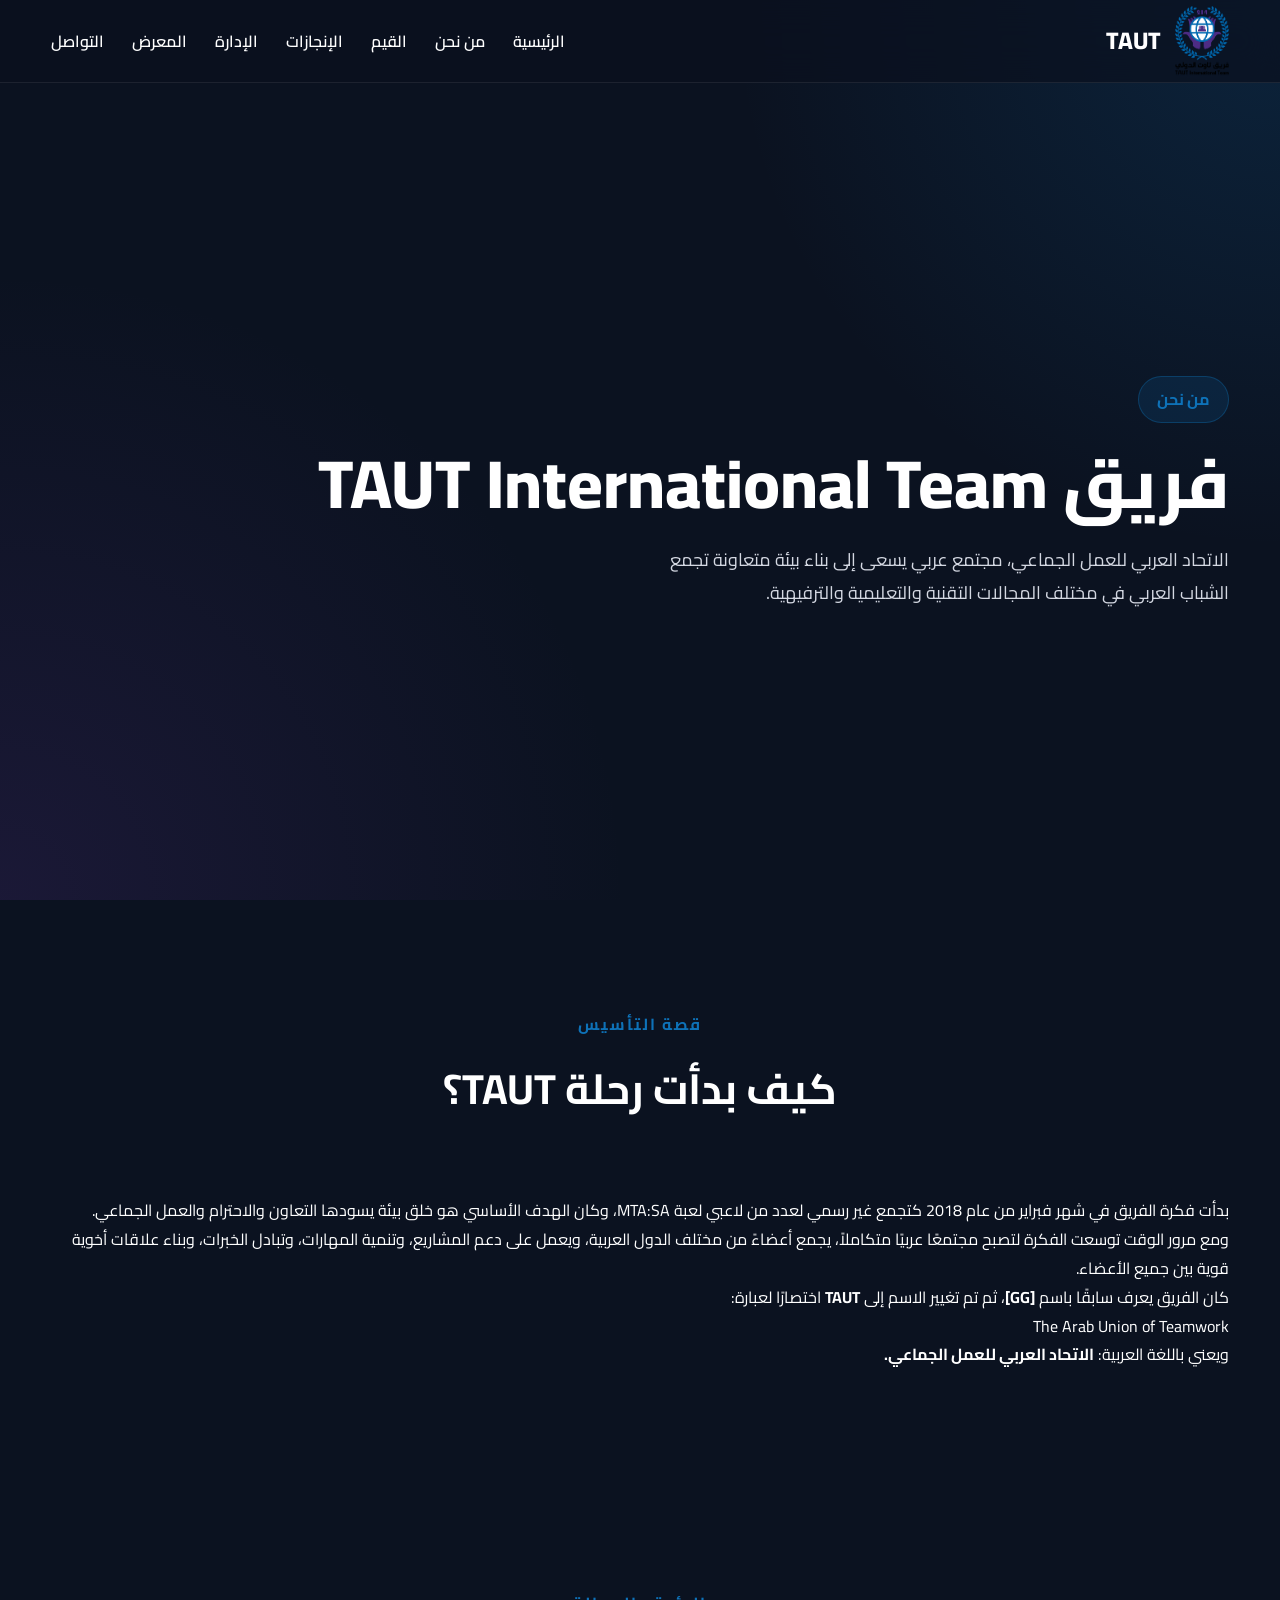
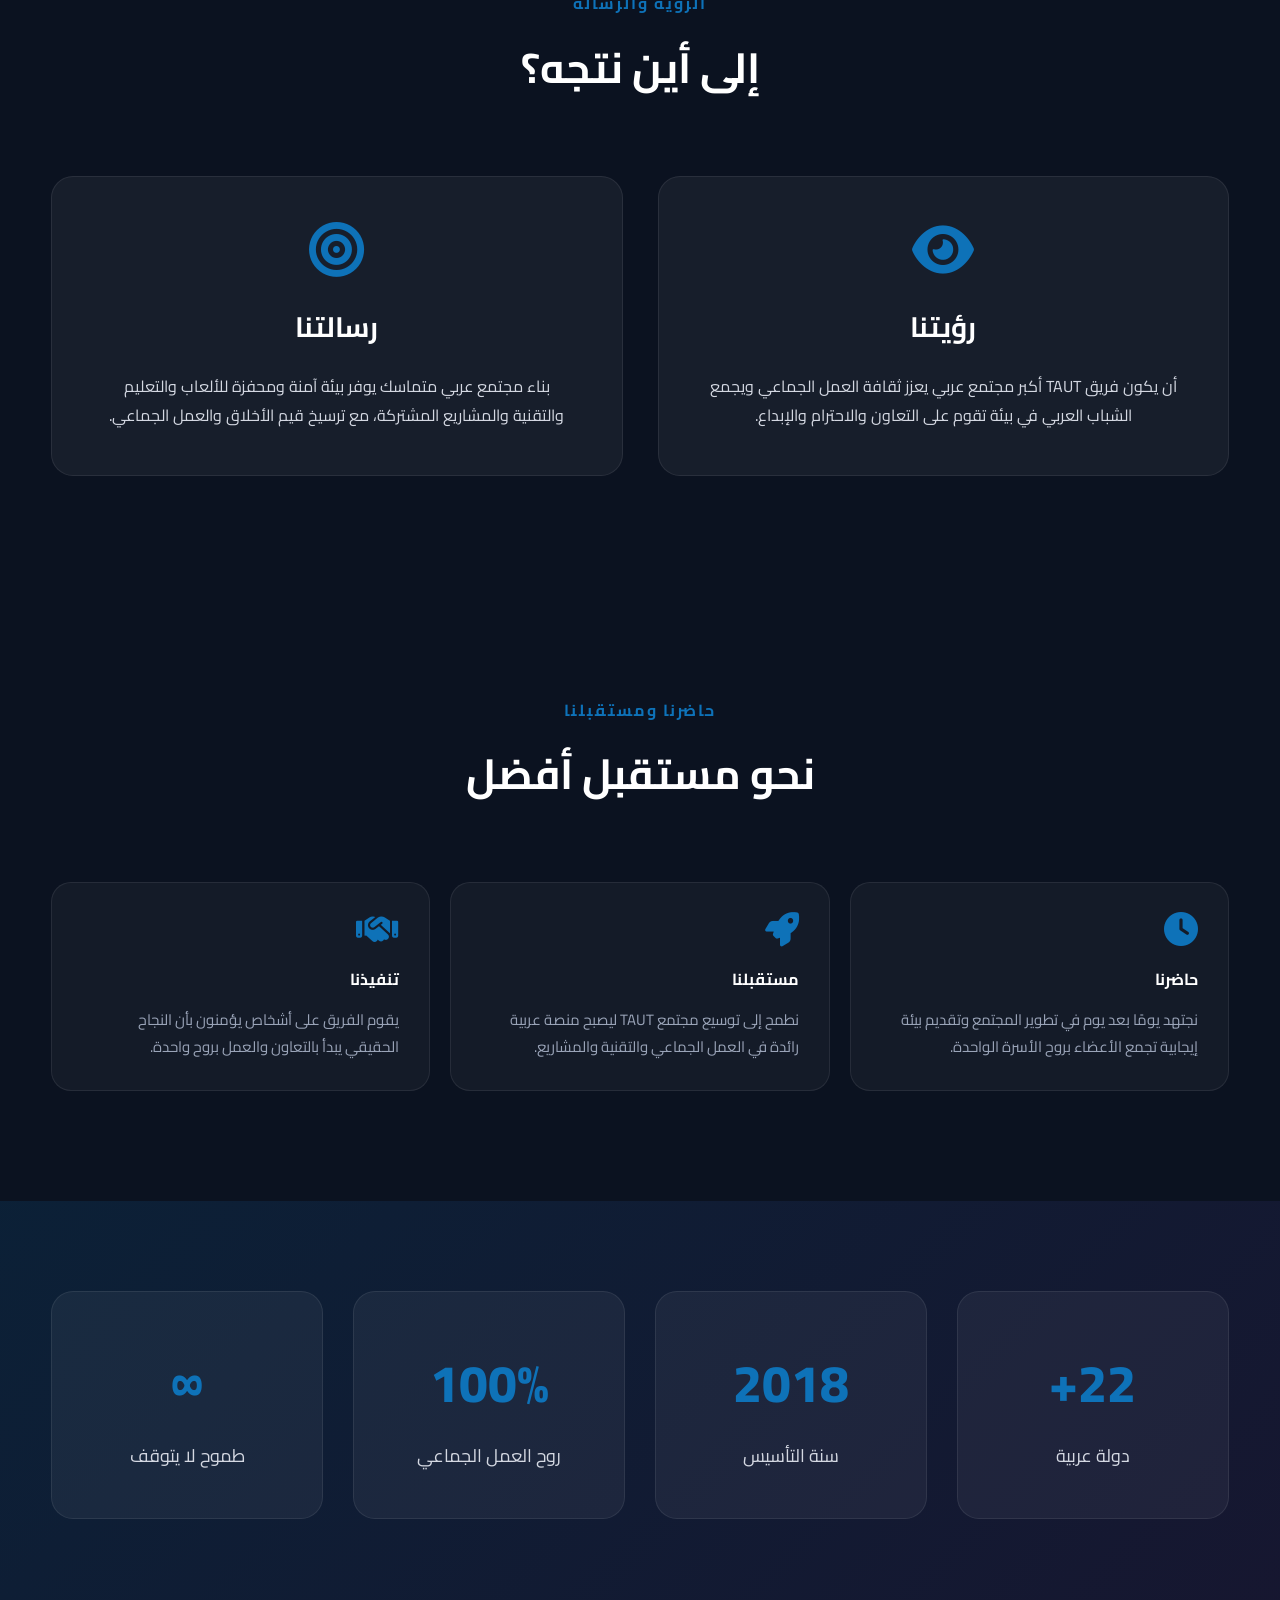
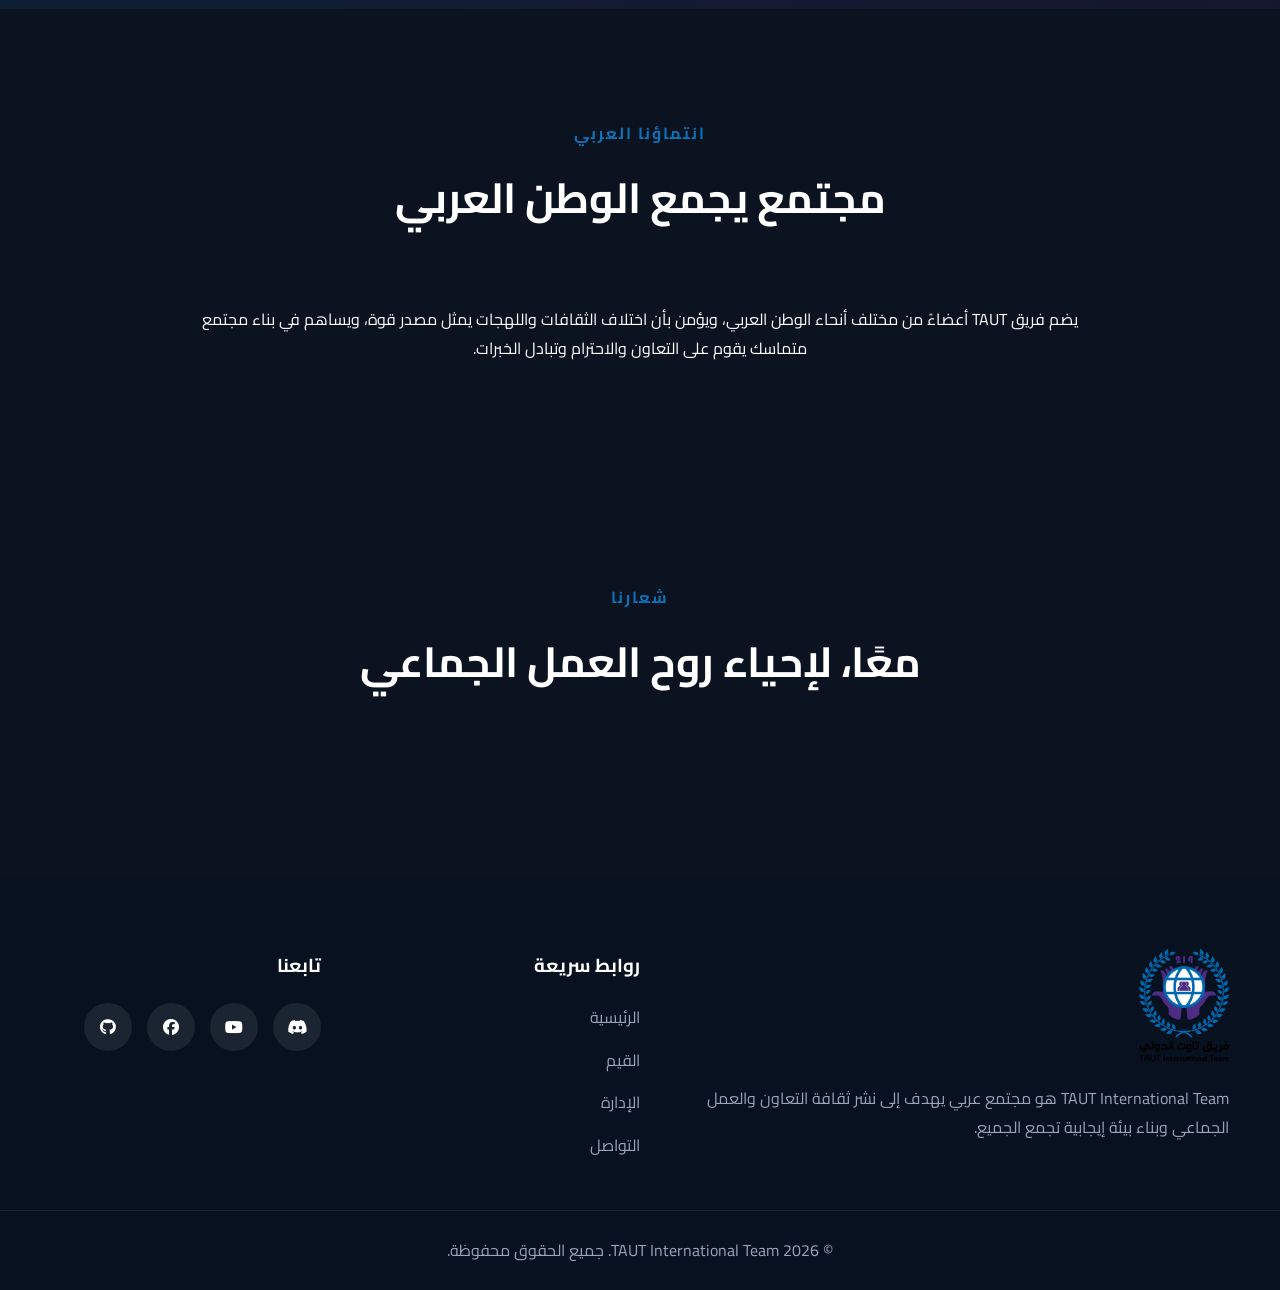
<file: about.html>
<!DOCTYPE html>
<html lang="ar" dir="rtl">

<head>

    <meta charset="UTF-8">
    <meta http-equiv="X-UA-Compatible" content="IE=edge">

    <meta name="viewport" content="width=device-width, initial-scale=1.0">

    <title>من نحن | TAUT International Team</title>

    <meta name="description"
        content="تعرف على فريق TAUT International Team ورسالته ورؤيته وقصة تأسيسه.">

    <link rel="icon" href="assets/images/logo.png">

    <link rel="stylesheet"
        href="https://cdnjs.cloudflare.com/ajax/libs/font-awesome/6.7.2/css/all.min.css">

    <link rel="preconnect" href="https://fonts.googleapis.com">

    <link rel="preconnect" href="https://fonts.gstatic.com" crossorigin>

    <link href="https://fonts.googleapis.com/css2?family=Cairo:wght@300;400;500;600;700;800&display=swap"
        rel="stylesheet">

    <link rel="stylesheet" href="assets/css/style.css">

    <link rel="stylesheet" href="assets/css/responsive.css">

</head>

<body>

<header>

    <div class="container">

        <a href="index.html" class="logo">

            <img src="assets/images/logo.png" alt="TAUT">

            <span>TAUT</span>

        </a>

        <nav>

            <ul>

                <li><a href="index.html">الرئيسية</a></li>

                <li><a class="active" href="about.html">من نحن</a></li>

                <li><a href="values.html">القيم</a></li>

                <li><a href="achievements.html">الإنجازات</a></li>

                <li><a href="team.html">الإدارة</a></li>

                <li><a href="gallery.html">المعرض</a></li>

                <li><a href="contact.html">التواصل</a></li>

            </ul>

        </nav>

    </div>

</header>

<section class="hero small-hero">

    <div class="container">

        <div class="hero-text">

            <span class="badge">من نحن</span>

            <h1>فريق TAUT International Team</h1>

            <p>

                الاتحاد العربي للعمل الجماعي، مجتمع عربي يسعى إلى بناء
                بيئة متعاونة تجمع الشباب العربي في مختلف المجالات التقنية
                والتعليمية والترفيهية.

            </p>

        </div>

    </div>

</section>

<section class="section">

    <div class="container">

        <div class="section-title">

            <span>قصة التأسيس</span>

            <h2>كيف بدأت رحلة TAUT؟</h2>

        </div>

        <p>

            بدأت فكرة الفريق في شهر فبراير من عام 2018 كتجمع غير رسمي
            لعدد من لاعبي لعبة MTA:SA، وكان الهدف الأساسي هو خلق بيئة
            يسودها التعاون والاحترام والعمل الجماعي.

        </p>

        <p>

            ومع مرور الوقت توسعت الفكرة لتصبح مجتمعًا عربيًا متكاملاً،
            يجمع أعضاءً من مختلف الدول العربية، ويعمل على دعم المشاريع،
            وتنمية المهارات، وتبادل الخبرات، وبناء علاقات أخوية قوية بين
            جميع الأعضاء.

        </p>

        <p>

            كان الفريق يعرف سابقًا باسم <strong>[GG]</strong>، ثم تم تغيير
            الاسم إلى <strong>TAUT</strong> اختصارًا لعبارة:

        </p>

        <blockquote>

            The Arab Union of Teamwork

        </blockquote>

        <p>

            ويعني باللغة العربية:

            <strong>الاتحاد العربي للعمل الجماعي.</strong>

        </p>

    </div>

</section>
<section class="section">

    <div class="container">

        <div class="section-title">

            <span>الرؤية والرسالة</span>

            <h2>إلى أين نتجه؟</h2>

        </div>

        <div class="vision-grid">

            <div class="vision-card">

                <i class="fa-solid fa-eye"></i>

                <h3>رؤيتنا</h3>

                <p>

                    أن يكون فريق TAUT أكبر مجتمع عربي يعزز ثقافة
                    العمل الجماعي ويجمع الشباب العربي في بيئة
                    تقوم على التعاون والاحترام والإبداع.

                </p>

            </div>

            <div class="vision-card">

                <i class="fa-solid fa-bullseye"></i>

                <h3>رسالتنا</h3>

                <p>

                    بناء مجتمع عربي متماسك يوفر بيئة آمنة ومحفزة
                    للألعاب والتعليم والتقنية والمشاريع المشتركة،
                    مع ترسيخ قيم الأخلاق والعمل الجماعي.

                </p>

            </div>

        </div>

    </div>

</section>

<section class="section">

    <div class="container">

        <div class="section-title">

            <span>حاضرنا ومستقبلنا</span>

            <h2>نحو مستقبل أفضل</h2>

        </div>

        <div class="about-boxes">

            <div class="box">

                <i class="fa-solid fa-clock"></i>

                <h4>حاضرنا</h4>

                <p>

                    نجتهد يومًا بعد يوم في تطوير المجتمع وتقديم
                    بيئة إيجابية تجمع الأعضاء بروح الأسرة الواحدة.

                </p>

            </div>

            <div class="box">

                <i class="fa-solid fa-rocket"></i>

                <h4>مستقبلنا</h4>

                <p>

                    نطمح إلى توسيع مجتمع TAUT ليصبح منصة عربية
                    رائدة في العمل الجماعي والتقنية والمشاريع.

                </p>

            </div>

            <div class="box">

                <i class="fa-solid fa-handshake"></i>

                <h4>تنفيذنا</h4>

                <p>

                    يقوم الفريق على أشخاص يؤمنون بأن النجاح
                    الحقيقي يبدأ بالتعاون والعمل بروح واحدة.

                </p>

            </div>

        </div>

    </div>

</section>

<section class="statistics">

    <div class="container">

        <div class="stats-grid">

            <div class="stat">

                <h2>22+</h2>

                <span>دولة عربية</span>

            </div>

            <div class="stat">

                <h2>2018</h2>

                <span>سنة التأسيس</span>

            </div>

            <div class="stat">

                <h2>100%</h2>

                <span>روح العمل الجماعي</span>

            </div>

            <div class="stat">

                <h2>∞</h2>

                <span>طموح لا يتوقف</span>

            </div>

        </div>

    </div>

</section>

<section class="section">

    <div class="container">

        <div class="section-title">

            <span>انتماؤنا العربي</span>

            <h2>مجتمع يجمع الوطن العربي</h2>

        </div>

        <p style="text-align:center;max-width:900px;margin:auto;">

            يضم فريق TAUT أعضاءً من مختلف أنحاء الوطن العربي،
            ويؤمن بأن اختلاف الثقافات واللهجات يمثل مصدر قوة،
            ويساهم في بناء مجتمع متماسك يقوم على التعاون
            والاحترام وتبادل الخبرات.

        </p>

    </div>

</section>

<section class="section">

    <div class="container">

        <div class="section-title">

            <span>شعارنا</span>

            <h2>معًا، لإحياء روح العمل الجماعي</h2>

        </div>

    </div>

</section>

<footer>

    <div class="container footer-grid">

        <div>

            <img src="assets/images/logo.png" class="footer-logo" alt="TAUT">

            <p>

                TAUT International Team هو مجتمع عربي يهدف إلى
                نشر ثقافة التعاون والعمل الجماعي وبناء بيئة
                إيجابية تجمع الجميع.

            </p>

        </div>

        <div>

            <h3>روابط سريعة</h3>

            <ul>

                <li><a href="index.html">الرئيسية</a></li>

                <li><a href="values.html">القيم</a></li>

                <li><a href="team.html">الإدارة</a></li>

                <li><a href="contact.html">التواصل</a></li>

            </ul>

        </div>

        <div>

            <h3>تابعنا</h3>

            <div class="social-links">

                <a href="#"><i class="fab fa-discord"></i></a>

                <a href="#"><i class="fab fa-youtube"></i></a>

                <a href="#"><i class="fab fa-facebook"></i></a>

                <a href="#"><i class="fab fa-github"></i></a>

            </div>

        </div>

    </div>

    <div class="copyright">

        © 2026 TAUT International Team. جميع الحقوق محفوظة.

    </div>

</footer>

<script src="assets/js/script.js"></script>

</body>

</html>
</file>
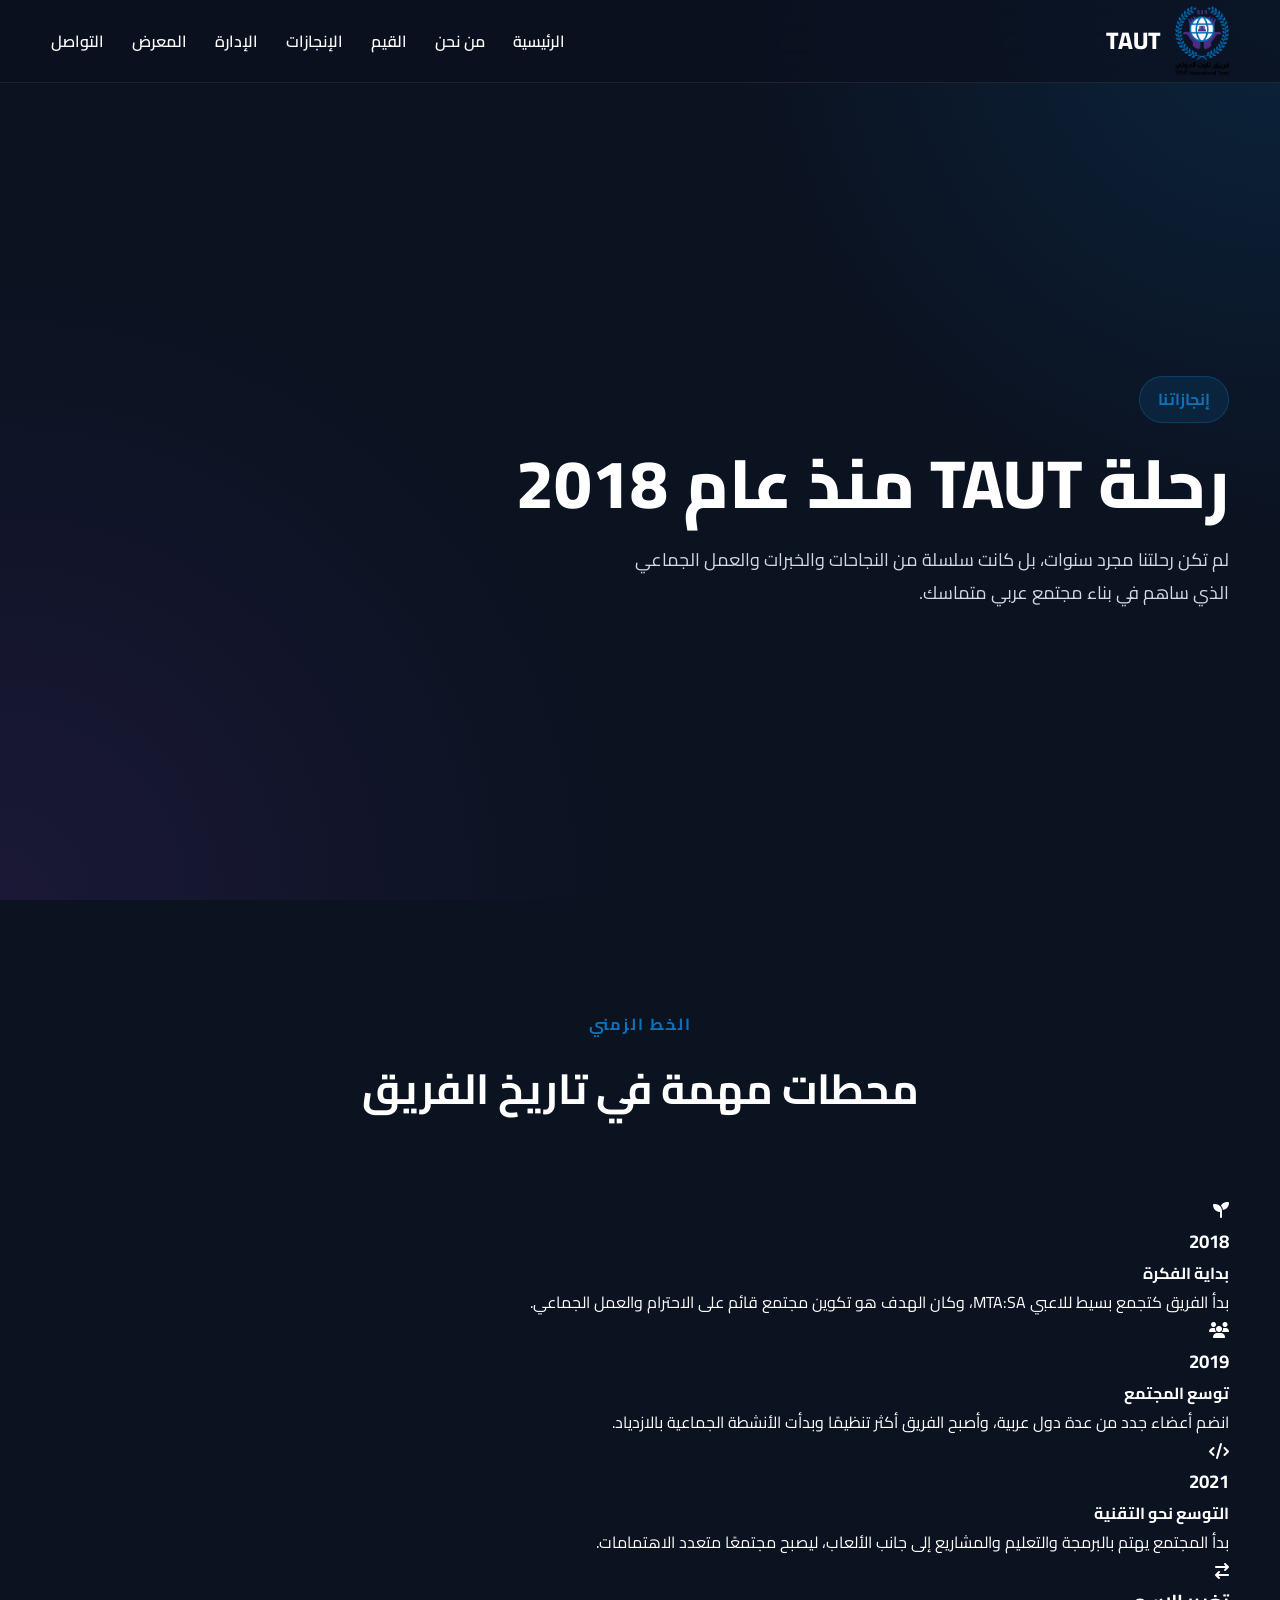
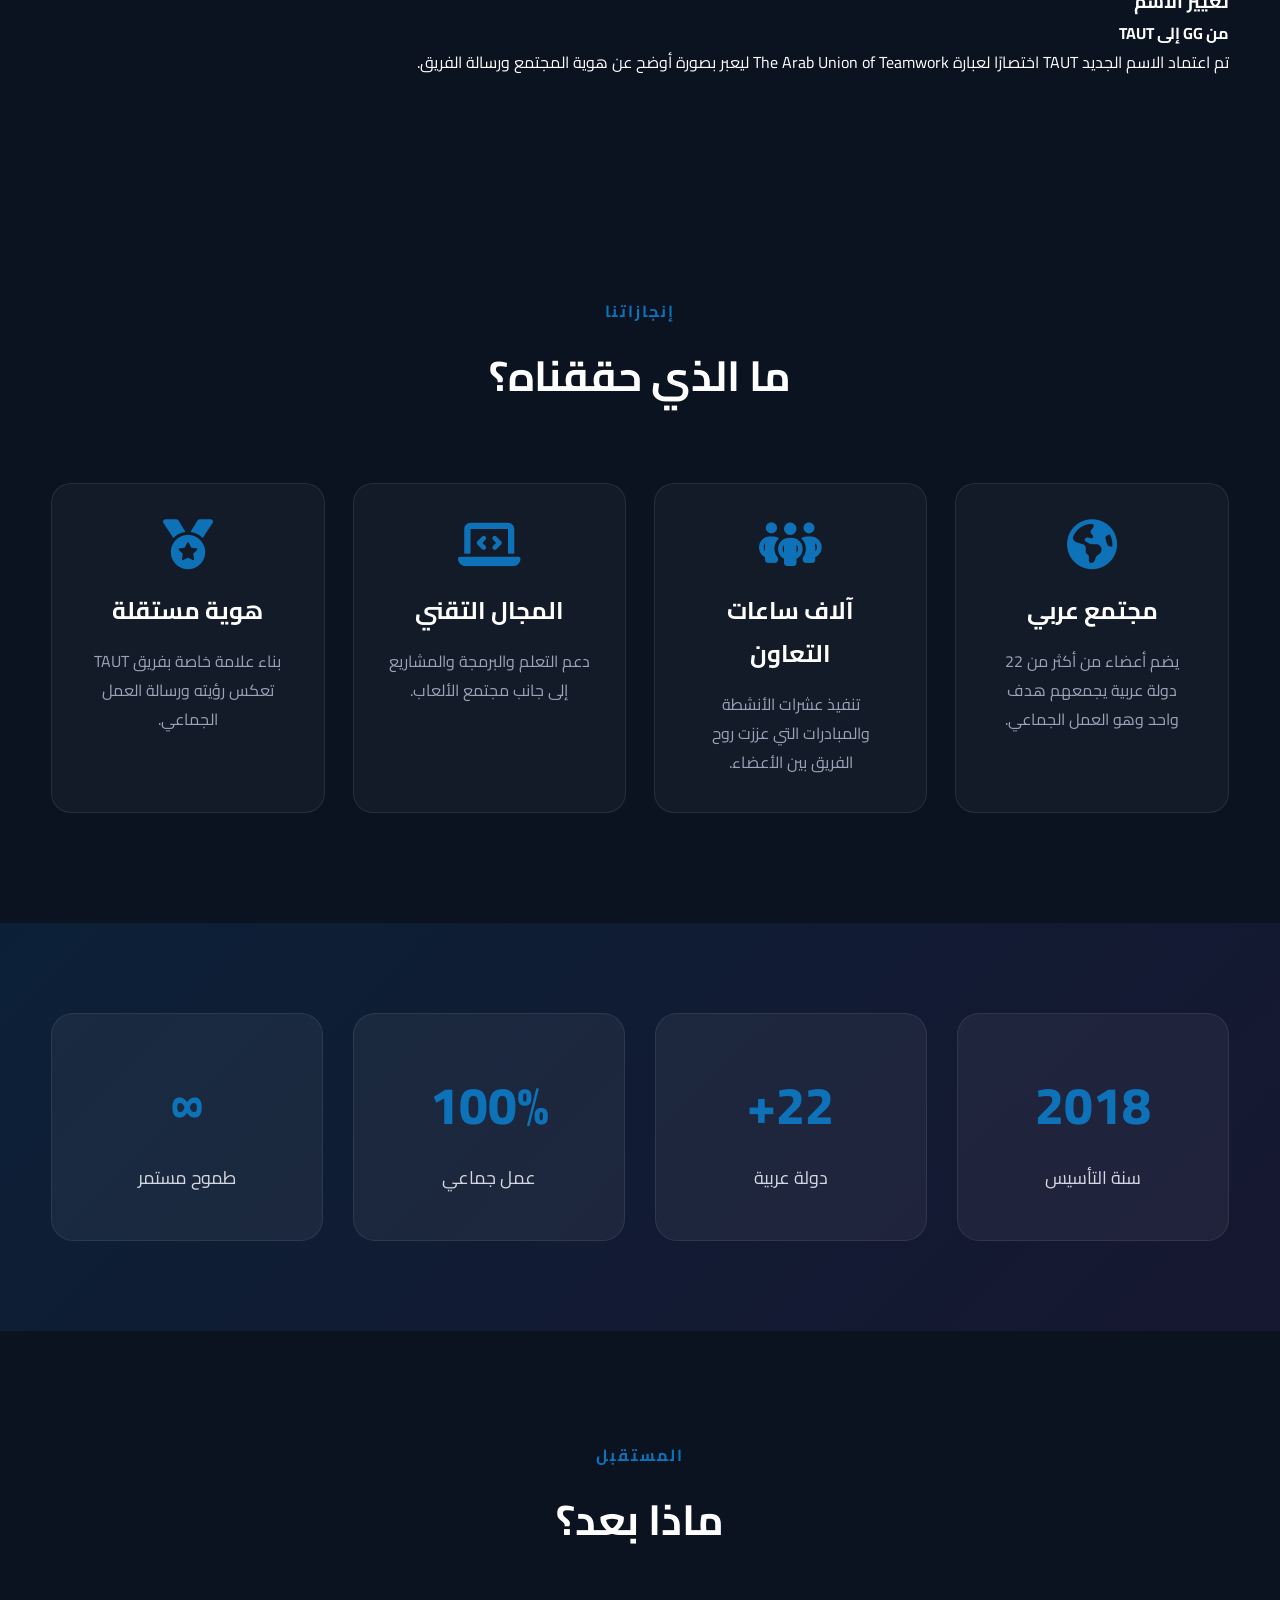
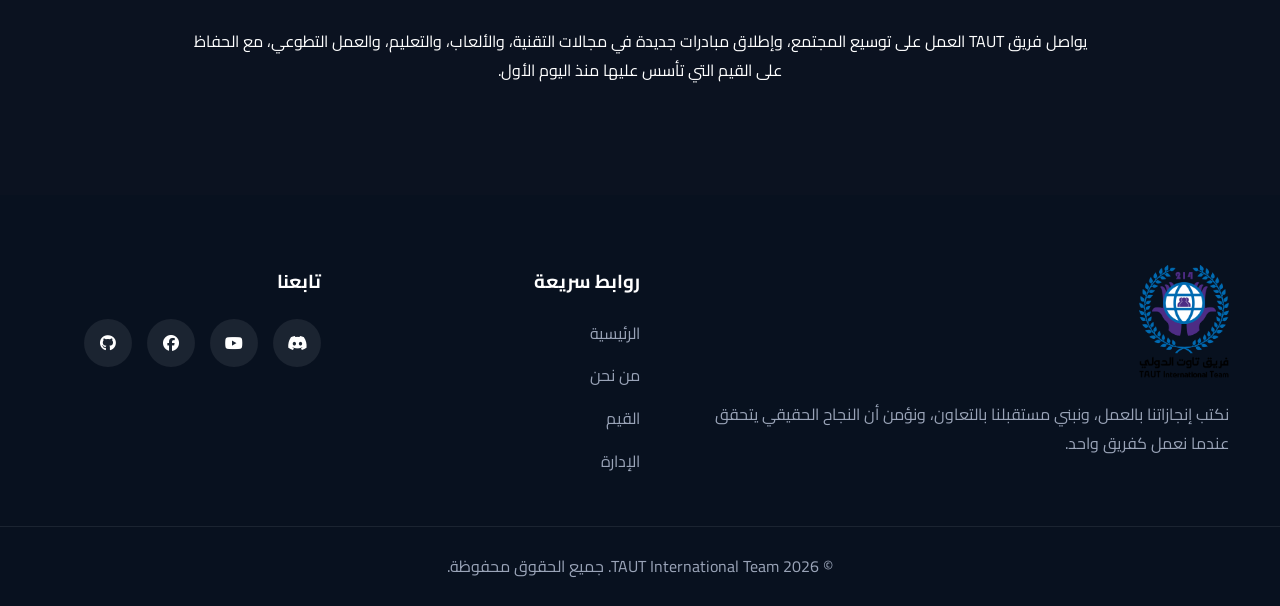
<file: achievements.html>
<!DOCTYPE html>
<html lang="ar" dir="rtl">

<head>

    <meta charset="UTF-8">
    <meta name="viewport" content="width=device-width, initial-scale=1.0">

    <title>الإنجازات | TAUT International Team</title>

    <meta name="description"
        content="تعرف على مسيرة وإنجازات فريق TAUT International Team منذ تأسيسه عام 2018.">

    <link rel="icon" href="assets/images/logo.png">

    <link rel="stylesheet"
        href="https://cdnjs.cloudflare.com/ajax/libs/font-awesome/6.7.2/css/all.min.css">

    <link rel="preconnect" href="https://fonts.googleapis.com">

    <link rel="preconnect" href="https://fonts.gstatic.com" crossorigin>

    <link href="https://fonts.googleapis.com/css2?family=Cairo:wght@300;400;500;600;700;800&display=swap"
        rel="stylesheet">

    <link rel="stylesheet" href="assets/css/style.css">
    <link rel="stylesheet" href="assets/css/responsive.css">

</head>

<body>

<header>

    <div class="container">

        <a href="index.html" class="logo">

            <img src="assets/images/logo.png" alt="TAUT">

            <span>TAUT</span>

        </a>

        <nav>

            <ul>

                <li><a href="index.html">الرئيسية</a></li>

                <li><a href="about.html">من نحن</a></li>

                <li><a href="values.html">القيم</a></li>

                <li><a class="active" href="achievements.html">الإنجازات</a></li>

                <li><a href="team.html">الإدارة</a></li>

                <li><a href="gallery.html">المعرض</a></li>

                <li><a href="contact.html">التواصل</a></li>

            </ul>

        </nav>

    </div>

</header>

<section class="hero small-hero">

    <div class="container">

        <div class="hero-text">

            <span class="badge">إنجازاتنا</span>

            <h1>رحلة TAUT منذ عام 2018</h1>

            <p>

                لم تكن رحلتنا مجرد سنوات، بل كانت سلسلة من
                النجاحات والخبرات والعمل الجماعي الذي ساهم
                في بناء مجتمع عربي متماسك.

            </p>

        </div>

    </div>

</section>

<section class="section">

<div class="container">

<div class="section-title">

<span>الخط الزمني</span>

<h2>محطات مهمة في تاريخ الفريق</h2>

</div>

<div class="timeline">

<div class="timeline-item">

<div class="timeline-icon">

<i class="fa-solid fa-seedling"></i>

</div>

<div class="timeline-content">

<h3>2018</h3>

<h4>بداية الفكرة</h4>

<p>

بدأ الفريق كتجمع بسيط للاعبي MTA:SA،
وكان الهدف هو تكوين مجتمع قائم على
الاحترام والعمل الجماعي.

</p>

</div>

</div>

<div class="timeline-item">

<div class="timeline-icon">

<i class="fa-solid fa-users"></i>

</div>

<div class="timeline-content">

<h3>2019</h3>

<h4>توسع المجتمع</h4>

<p>

انضم أعضاء جدد من عدة دول عربية،
وأصبح الفريق أكثر تنظيمًا وبدأت
الأنشطة الجماعية بالازدياد.

</p>

</div>

</div>

<div class="timeline-item">

<div class="timeline-icon">

<i class="fa-solid fa-code"></i>

</div>

<div class="timeline-content">

<h3>2021</h3>

<h4>التوسع نحو التقنية</h4>

<p>

بدأ المجتمع يهتم بالبرمجة والتعليم
والمشاريع إلى جانب الألعاب،
ليصبح مجتمعًا متعدد الاهتمامات.

</p>

</div>

</div>

<div class="timeline-item">

<div class="timeline-icon">

<i class="fa-solid fa-arrow-right-arrow-left"></i>

</div>

<div class="timeline-content">

<h3>تغيير الاسم</h3>

<h4>من GG إلى TAUT</h4>

<p>

تم اعتماد الاسم الجديد
TAUT اختصارًا لعبارة

The Arab Union of Teamwork

ليعبر بصورة أوضح عن
هوية المجتمع ورسالة الفريق.

</p>

</div>

</div>
        </div>

    </div>

</section>

<section class="section">

    <div class="container">

        <div class="section-title">

            <span>إنجازاتنا</span>

            <h2>ما الذي حققناه؟</h2>

        </div>

        <div class="goals-grid">

            <div class="goal-card">

                <i class="fa-solid fa-earth-americas"></i>

                <h3>مجتمع عربي</h3>

                <p>

                    يضم أعضاء من أكثر من 22 دولة عربية
                    يجمعهم هدف واحد وهو العمل الجماعي.

                </p>

            </div>

            <div class="goal-card">

                <i class="fa-solid fa-people-group"></i>

                <h3>آلاف ساعات التعاون</h3>

                <p>

                    تنفيذ عشرات الأنشطة والمبادرات
                    التي عززت روح الفريق بين الأعضاء.

                </p>

            </div>

            <div class="goal-card">

                <i class="fa-solid fa-laptop-code"></i>

                <h3>المجال التقني</h3>

                <p>

                    دعم التعلم والبرمجة والمشاريع
                    إلى جانب مجتمع الألعاب.

                </p>

            </div>

            <div class="goal-card">

                <i class="fa-solid fa-medal"></i>

                <h3>هوية مستقلة</h3>

                <p>

                    بناء علامة خاصة بفريق TAUT
                    تعكس رؤيته ورسالة العمل الجماعي.

                </p>

            </div>

        </div>

    </div>

</section>

<section class="statistics">

    <div class="container">

        <div class="stats-grid">

            <div class="stat">

                <h2>2018</h2>

                <span>سنة التأسيس</span>

            </div>

            <div class="stat">

                <h2>22+</h2>

                <span>دولة عربية</span>

            </div>

            <div class="stat">

                <h2>100%</h2>

                <span>عمل جماعي</span>

            </div>

            <div class="stat">

                <h2>∞</h2>

                <span>طموح مستمر</span>

            </div>

        </div>

    </div>

</section>

<section class="section">

    <div class="container">

        <div class="section-title">

            <span>المستقبل</span>

            <h2>ماذا بعد؟</h2>

        </div>

        <p style="text-align:center;max-width:900px;margin:auto;">

            يواصل فريق TAUT العمل على توسيع المجتمع،
            وإطلاق مبادرات جديدة في مجالات التقنية،
            والألعاب، والتعليم، والعمل التطوعي،
            مع الحفاظ على القيم التي تأسس عليها منذ
            اليوم الأول.

        </p>

    </div>

</section>

<footer>

    <div class="container footer-grid">

        <div>

            <img src="assets/images/logo.png"
                 class="footer-logo"
                 alt="TAUT">

            <p>

                نكتب إنجازاتنا بالعمل،
                ونبني مستقبلنا بالتعاون،
                ونؤمن أن النجاح الحقيقي
                يتحقق عندما نعمل كفريق واحد.

            </p>

        </div>

        <div>

            <h3>روابط سريعة</h3>

            <ul>

                <li><a href="index.html">الرئيسية</a></li>

                <li><a href="about.html">من نحن</a></li>

                <li><a href="values.html">القيم</a></li>

                <li><a href="team.html">الإدارة</a></li>

            </ul>

        </div>

        <div>

            <h3>تابعنا</h3>

            <div class="social-links">

                <a href="#"><i class="fab fa-discord"></i></a>

                <a href="#"><i class="fab fa-youtube"></i></a>

                <a href="#"><i class="fab fa-facebook"></i></a>

                <a href="#"><i class="fab fa-github"></i></a>

            </div>

        </div>

    </div>

    <div class="copyright">

        © 2026 TAUT International Team.
        جميع الحقوق محفوظة.

    </div>

</footer>

<script src="assets/js/script.js"></script>

</body>

</html>
</file>
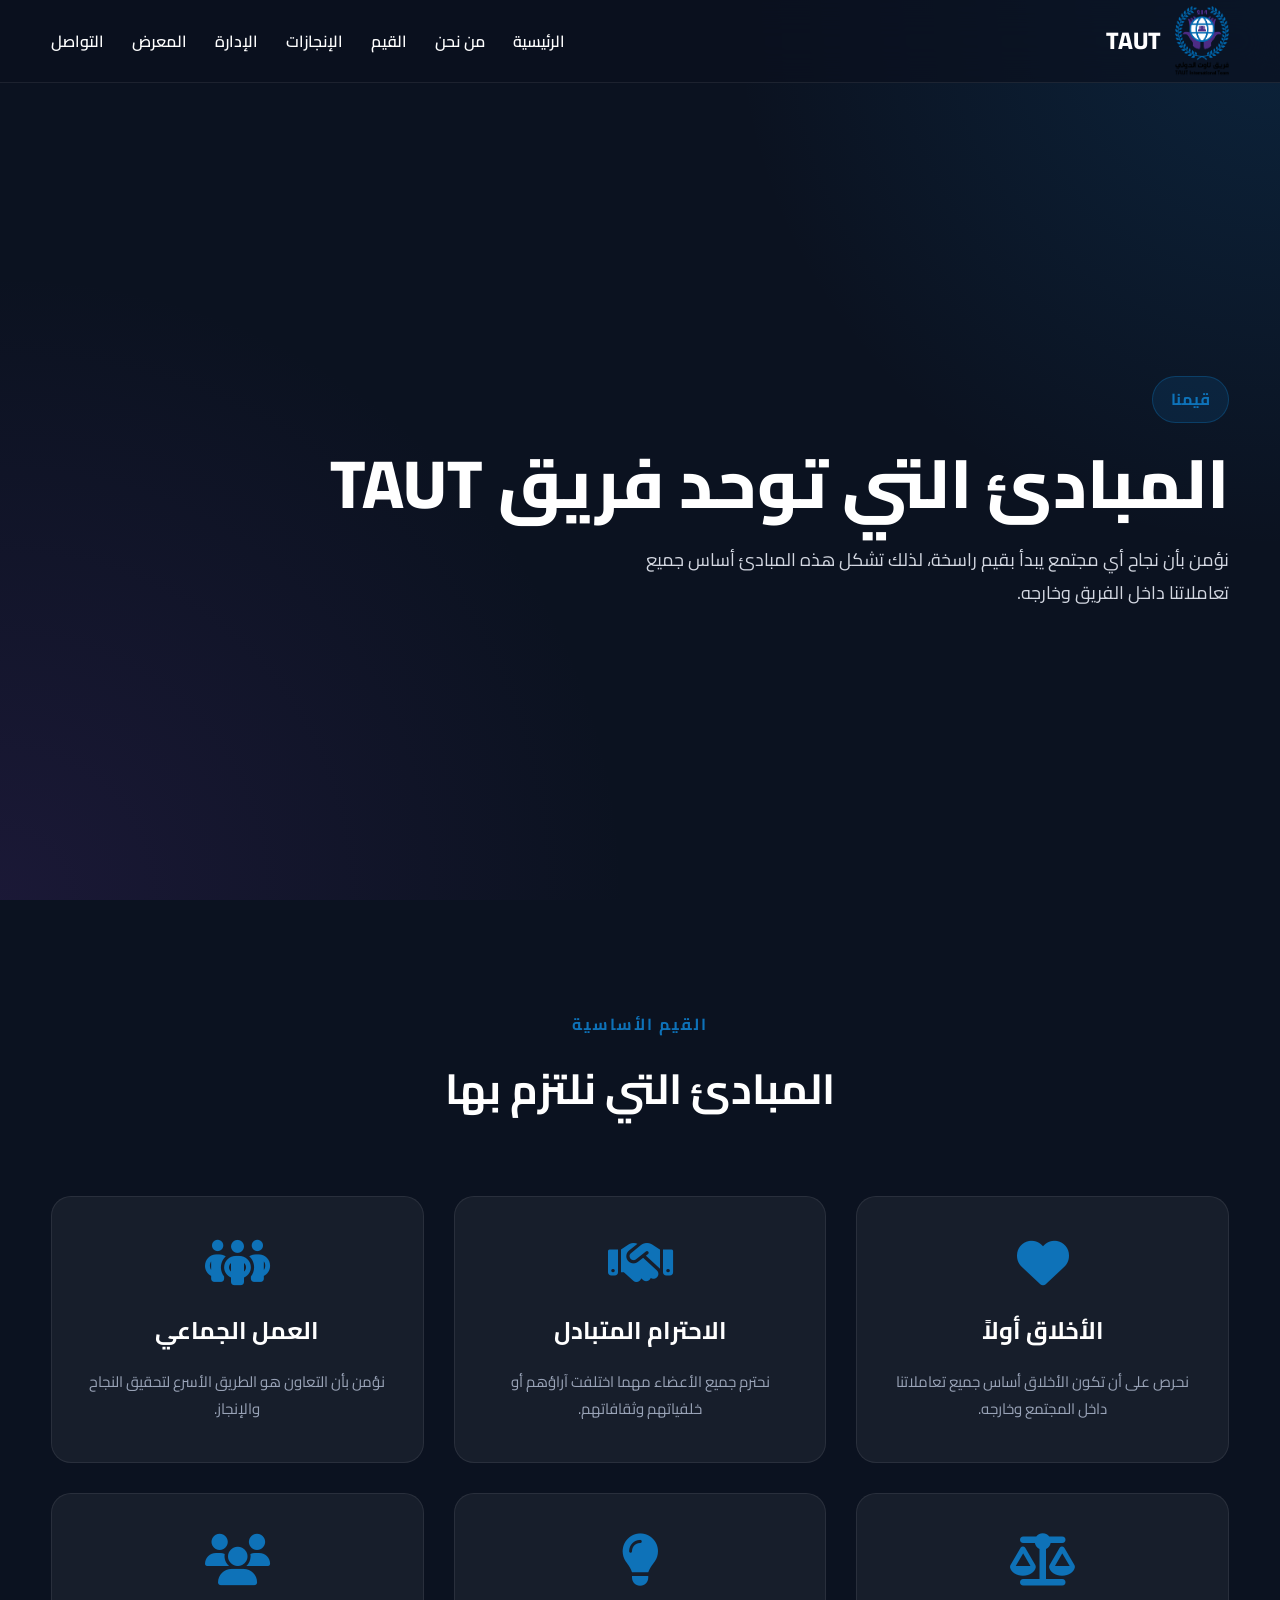
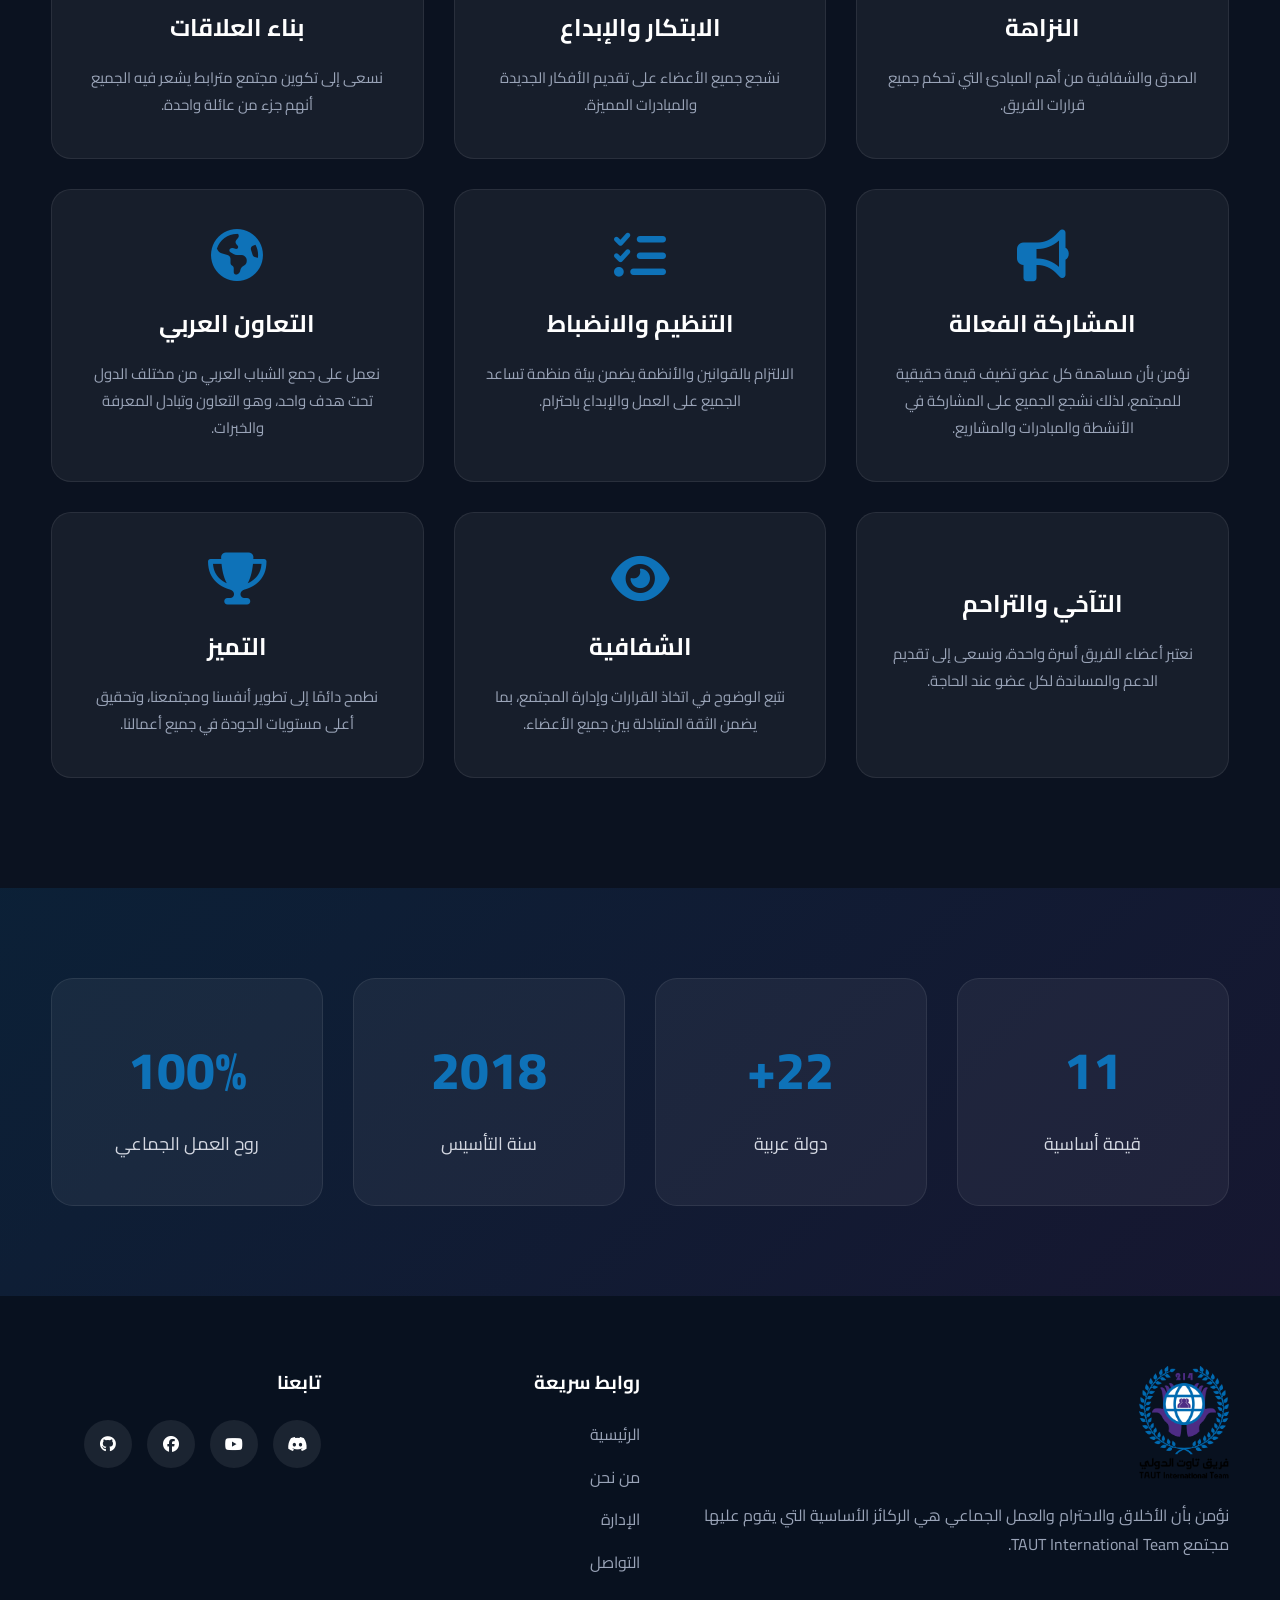
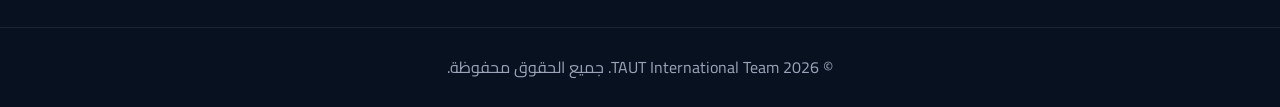
<file: values.html>
<!DOCTYPE html>
<html lang="ar" dir="rtl">

<head>

    <meta charset="UTF-8">
    <meta name="viewport" content="width=device-width, initial-scale=1.0">

    <title>القيم | TAUT International Team</title>

    <meta name="description"
        content="القيم والمبادئ التي يقوم عليها فريق TAUT International Team.">

    <link rel="icon" href="assets/images/logo.png">

    <link rel="preconnect" href="https://fonts.googleapis.com">

    <link rel="preconnect" href="https://fonts.gstatic.com" crossorigin>

    <link href="https://fonts.googleapis.com/css2?family=Cairo:wght@300;400;500;600;700;800&display=swap"
        rel="stylesheet">

    <link rel="stylesheet"
        href="https://cdnjs.cloudflare.com/ajax/libs/font-awesome/6.7.2/css/all.min.css">

    <link rel="stylesheet" href="assets/css/style.css">
    <link rel="stylesheet" href="assets/css/responsive.css">

</head>

<body>

<header>

    <div class="container">

        <a href="index.html" class="logo">

            <img src="assets/images/logo.png" alt="TAUT">

            <span>TAUT</span>

        </a>

        <nav>

            <ul>

                <li><a href="index.html">الرئيسية</a></li>

                <li><a href="about.html">من نحن</a></li>

                <li><a class="active" href="values.html">القيم</a></li>

                <li><a href="achievements.html">الإنجازات</a></li>

                <li><a href="team.html">الإدارة</a></li>

                <li><a href="gallery.html">المعرض</a></li>

                <li><a href="contact.html">التواصل</a></li>

            </ul>

        </nav>

    </div>

</header>

<section class="hero small-hero">

    <div class="container">

        <div class="hero-text">

            <span class="badge">قيمنا</span>

            <h1>المبادئ التي توحد فريق TAUT</h1>

            <p>

                نؤمن بأن نجاح أي مجتمع يبدأ بقيم راسخة،
                لذلك تشكل هذه المبادئ أساس جميع تعاملاتنا
                داخل الفريق وخارجه.

            </p>

        </div>

    </div>

</section>

<section class="section">

    <div class="container">

        <div class="section-title">

            <span>القيم الأساسية</span>

            <h2>المبادئ التي نلتزم بها</h2>

        </div>

        <div class="values-grid">

            <div class="value-card">

                <i class="fa-solid fa-heart"></i>

                <h3>الأخلاق أولاً</h3>

                <p>
                    نحرص على أن تكون الأخلاق أساس جميع تعاملاتنا
                    داخل المجتمع وخارجه.
                </p>

            </div>

            <div class="value-card">

                <i class="fa-solid fa-handshake"></i>

                <h3>الاحترام المتبادل</h3>

                <p>
                    نحترم جميع الأعضاء مهما اختلفت آراؤهم أو
                    خلفياتهم وثقافاتهم.
                </p>

            </div>

            <div class="value-card">

                <i class="fa-solid fa-people-group"></i>

                <h3>العمل الجماعي</h3>

                <p>
                    نؤمن بأن التعاون هو الطريق الأسرع لتحقيق
                    النجاح والإنجاز.
                </p>

            </div>

            <div class="value-card">

                <i class="fa-solid fa-scale-balanced"></i>

                <h3>النزاهة</h3>

                <p>
                    الصدق والشفافية من أهم المبادئ التي تحكم
                    جميع قرارات الفريق.
                </p>

            </div>

            <div class="value-card">

                <i class="fa-solid fa-lightbulb"></i>

                <h3>الابتكار والإبداع</h3>

                <p>
                    نشجع جميع الأعضاء على تقديم الأفكار الجديدة
                    والمبادرات المميزة.
                </p>

            </div>

            <div class="value-card">

                <i class="fa-solid fa-users"></i>

                <h3>بناء العلاقات</h3>

                <p>
                    نسعى إلى تكوين مجتمع مترابط يشعر فيه الجميع
                    أنهم جزء من عائلة واحدة.
                </p>

            </div>
                        <div class="value-card">

                <i class="fa-solid fa-bullhorn"></i>

                <h3>المشاركة الفعالة</h3>

                <p>

                    نؤمن بأن مساهمة كل عضو تضيف قيمة حقيقية للمجتمع،
                    لذلك نشجع الجميع على المشاركة في الأنشطة
                    والمبادرات والمشاريع.

                </p>

            </div>

            <div class="value-card">

                <i class="fa-solid fa-list-check"></i>

                <h3>التنظيم والانضباط</h3>

                <p>

                    الالتزام بالقوانين والأنظمة يضمن بيئة منظمة
                    تساعد الجميع على العمل والإبداع باحترام.

                </p>

            </div>

            <div class="value-card">

                <i class="fa-solid fa-earth-americas"></i>

                <h3>التعاون العربي</h3>

                <p>

                    نعمل على جمع الشباب العربي من مختلف الدول
                    تحت هدف واحد، وهو التعاون وتبادل المعرفة
                    والخبرات.

                </p>

            </div>

            <div class="value-card">

                <i class="fa-solid fa-hands-holding-heart"></i>

                <h3>التآخي والتراحم</h3>

                <p>

                    نعتبر أعضاء الفريق أسرة واحدة، ونسعى إلى
                    تقديم الدعم والمساندة لكل عضو عند الحاجة.

                </p>

            </div>

            <div class="value-card">

                <i class="fa-solid fa-eye"></i>

                <h3>الشفافية</h3>

                <p>

                    نتبع الوضوح في اتخاذ القرارات وإدارة المجتمع،
                    بما يضمن الثقة المتبادلة بين جميع الأعضاء.

                </p>

            </div>

            <div class="value-card">

                <i class="fa-solid fa-trophy"></i>

                <h3>التميز</h3>

                <p>

                    نطمح دائمًا إلى تطوير أنفسنا ومجتمعنا،
                    وتحقيق أعلى مستويات الجودة في جميع أعمالنا.

                </p>

            </div>

        </div>

    </div>

</section>

<section class="statistics">

    <div class="container">

        <div class="stats-grid">

            <div class="stat">

                <h2>11</h2>

                <span>قيمة أساسية</span>

            </div>

            <div class="stat">

                <h2>22+</h2>

                <span>دولة عربية</span>

            </div>

            <div class="stat">

                <h2>2018</h2>

                <span>سنة التأسيس</span>

            </div>

            <div class="stat">

                <h2>100%</h2>

                <span>روح العمل الجماعي</span>

            </div>

        </div>

    </div>

</section>

<footer>

    <div class="container footer-grid">

        <div>

            <img src="assets/images/logo.png"
                 class="footer-logo"
                 alt="TAUT">

            <p>

                نؤمن بأن الأخلاق والاحترام والعمل الجماعي
                هي الركائز الأساسية التي يقوم عليها
                مجتمع TAUT International Team.

            </p>

        </div>

        <div>

            <h3>روابط سريعة</h3>

            <ul>

                <li><a href="index.html">الرئيسية</a></li>

                <li><a href="about.html">من نحن</a></li>

                <li><a href="team.html">الإدارة</a></li>

                <li><a href="contact.html">التواصل</a></li>

            </ul>

        </div>

        <div>

            <h3>تابعنا</h3>

            <div class="social-links">

                <a href="#"><i class="fab fa-discord"></i></a>

                <a href="#"><i class="fab fa-youtube"></i></a>

                <a href="#"><i class="fab fa-facebook"></i></a>

                <a href="#"><i class="fab fa-github"></i></a>

            </div>

        </div>

    </div>

    <div class="copyright">

        © 2026 TAUT International Team.
        جميع الحقوق محفوظة.

    </div>

</footer>

<script src="assets/js/script.js"></script>

</body>

</html>
</file>
<file: assets/css/style.css>
/* ==========================================================
   TAUT International Team
   Main Stylesheet
   ========================================================== */

/* Google Font */

@import url('https://fonts.googleapis.com/css2?family=Cairo:wght@300;400;500;600;700;800&display=swap');

/* ===========================
   Variables
=========================== */

:root{

    --primary:#0E72B8;
    --secondary:#56318C;
    --accent:#7B5BFF;

    --dark:#0B1220;
    --dark-2:#121B2E;

    --white:#ffffff;
    --text:#d4d8e2;
    --gray:#9aa4b8;

    --border:rgba(255,255,255,.08);

    --radius:18px;

    --transition:.35s ease;

    --shadow:
    0 15px 45px rgba(0,0,0,.30);

}

/* ===========================
   Reset
=========================== */

*{

    margin:0;
    padding:0;
    box-sizing:border-box;

}

html{

    scroll-behavior:smooth;

}

body{

    font-family:"Cairo",sans-serif;

    background:var(--dark);

    color:var(--white);

    overflow-x:hidden;

    line-height:1.8;

}

img{

    max-width:100%;

    display:block;

}

a{

    color:inherit;

    text-decoration:none;

}

ul{

    list-style:none;

}

button{

    border:none;

    cursor:pointer;

    font-family:inherit;

}

/* ===========================
   Scrollbar
=========================== */

::-webkit-scrollbar{

    width:11px;

}

::-webkit-scrollbar-track{

    background:#111827;

}

::-webkit-scrollbar-thumb{

    background:linear-gradient(
    180deg,
    var(--primary),
    var(--secondary));

    border-radius:20px;

}

/* ===========================
   Container
=========================== */

.container{

    width:min(1180px,92%);

    margin:auto;

}

/* ===========================
   Sections
=========================== */

.section{

    padding:110px 0;

}

.section-title{

    text-align:center;

    margin-bottom:70px;

}

.section-title span{

    display:inline-block;

    color:var(--primary);

    font-weight:700;

    letter-spacing:2px;

    margin-bottom:12px;

}

.section-title h2{

    font-size:42px;

    margin-bottom:20px;

}

.section-title p{

    max-width:760px;

    margin:auto;

    color:var(--text);

}

/* ===========================
   Buttons
=========================== */

.btn{

    display:inline-flex;

    align-items:center;

    justify-content:center;

    padding:14px 34px;

    border-radius:50px;

    transition:var(--transition);

    font-weight:700;

}

.btn.primary{

    background:linear-gradient(
    90deg,
    var(--primary),
    var(--secondary));

    color:#fff;

}

.btn.secondary{

    border:2px solid var(--primary);

    color:#fff;

}

.btn:hover{

    transform:translateY(-5px);

    box-shadow:0 12px 35px rgba(14,114,184,.35);

}

/* ===========================
   Loader
=========================== */

#loader{

    position:fixed;

    inset:0;

    background:var(--dark);

    display:flex;

    justify-content:center;

    align-items:center;

    z-index:99999;

    transition:.6s;

}

.loader-logo{

    width:130px;

    animation:loaderSpin 3s linear infinite;

}

@keyframes loaderSpin{

    from{

        transform:rotate(0);

    }

    to{

        transform:rotate(360deg);

    }

}

/* ===========================
   Scroll Top
=========================== */

#scrollTop{

    position:fixed;

    right:30px;

    bottom:30px;

    width:52px;

    height:52px;

    border-radius:50%;

    background:linear-gradient(
    135deg,
    var(--primary),
    var(--secondary));

    color:#fff;

    display:flex;

    justify-content:center;

    align-items:center;

    opacity:0;

    visibility:hidden;

    transition:var(--transition);

    z-index:999;

    box-shadow:var(--shadow);

}

#scrollTop.active{

    opacity:1;

    visibility:visible;

}

/* ===========================
   Header
=========================== */

header{

    position:fixed;

    top:0;

    right:0;

    width:100%;

    z-index:999;

    backdrop-filter:blur(18px);

    background:rgba(10,16,30,.70);

    border-bottom:1px solid var(--border);

}

header .container{

    height:82px;

    display:flex;

    justify-content:space-between;

    align-items:center;

}

.logo{

    display:flex;

    align-items:center;

    gap:14px;

}

.logo img{

    width:54px;

}

.logo span{

    font-size:24px;

    font-weight:800;

    color:#fff;

}

nav ul{

    display:flex;

    gap:28px;

}

nav a{

    position:relative;

    font-weight:600;

    transition:var(--transition);

}

nav a::after{

    content:"";

    position:absolute;

    right:0;

    bottom:-8px;

    width:0;

    height:2px;

    background:var(--primary);

    transition:.3s;

}

nav a:hover{

    color:var(--primary);

}

nav a:hover::after{

    width:100%;

}

.header-buttons{

    display:flex;

    align-items:center;

    gap:15px;

}

#themeToggle,
.menu-btn{

    width:48px;

    height:48px;

    border-radius:50%;

    display:flex;

    justify-content:center;

    align-items:center;

    background:rgba(255,255,255,.05);

    color:#fff;

    transition:var(--transition);

}

#themeToggle:hover,
.menu-btn:hover{

    background:var(--primary);

}

.menu-btn{

    display:none;

}
/* ==========================================
   HERO SECTION
========================================== */

.hero{

    position:relative;

    min-height:100vh;

    display:flex;

    align-items:center;

    overflow:hidden;

    padding-top:120px;

    background:
    radial-gradient(circle at top right,#0e72b82f,transparent 35%),
    radial-gradient(circle at bottom left,#56318c35,transparent 40%),
    var(--dark);

}

#particles-js{

    position:absolute;

    inset:0;

    z-index:0;

}

.hero-content{

    position:relative;

    z-index:2;

    display:grid;

    grid-template-columns:repeat(2,1fr);

    align-items:center;

    gap:70px;

}

.hero-text h1{

    font-size:68px;

    line-height:1.2;

    margin:20px 0;

    font-weight:800;

}

.hero-text h1 span{

    background:linear-gradient(
    90deg,
    var(--primary),
    var(--accent));

    -webkit-background-clip:text;

    -webkit-text-fill-color:transparent;

}

.hero-text p{

    color:var(--text);

    font-size:18px;

    max-width:600px;

    margin-bottom:35px;

}

.badge{

    display:inline-block;

    padding:8px 18px;

    border-radius:50px;

    background:rgba(14,114,184,.15);

    color:var(--primary);

    border:1px solid rgba(14,114,184,.35);

    font-weight:700;

}

.hero-buttons{

    display:flex;

    gap:18px;

    margin-top:35px;

}

.hero-image{

    display:flex;

    justify-content:center;

    align-items:center;

}

.hero-image img{

    width:420px;

    filter:
    drop-shadow(0 0 35px rgba(14,114,184,.35));

    animation:floating 5s ease-in-out infinite;

}

@keyframes floating{

    0%{

        transform:translateY(0);

    }

    50%{

        transform:translateY(-18px);

    }

    100%{

        transform:translateY(0);

    }

}

/* ==========================================
   ABOUT
========================================== */

.about-grid{

    display:grid;

    grid-template-columns:1fr 1fr;

    gap:70px;

    align-items:center;

}

.about-image img{

    width:100%;

    border-radius:25px;

    box-shadow:var(--shadow);

}

.about-content h3{

    font-size:34px;

    margin-bottom:20px;

}

.about-content p{

    color:var(--text);

    margin-bottom:35px;

}

.about-boxes{

    display:grid;

    grid-template-columns:repeat(3,1fr);

    gap:20px;

}

.about-boxes .box{

    background:rgba(255,255,255,.04);

    border:1px solid var(--border);

    border-radius:20px;

    padding:30px;

    transition:.35s;

}

.about-boxes .box:hover{

    transform:translateY(-8px);

    border-color:var(--primary);

}

.about-boxes i{

    font-size:34px;

    color:var(--primary);

    margin-bottom:18px;

}

.about-boxes h4{

    margin-bottom:12px;

}

.about-boxes p{

    color:var(--gray);

    font-size:15px;

    margin:0;

}

/* ==========================================
   VISION
========================================== */

.vision{

    background:#0d1728;

}

.vision-grid{

    display:grid;

    grid-template-columns:repeat(2,1fr);

    gap:35px;

}

.vision-card{

    background:rgba(255,255,255,.05);

    border:1px solid var(--border);

    border-radius:22px;

    padding:45px;

    text-align:center;

    transition:.35s;

}

.vision-card:hover{

    transform:translateY(-10px);

    border-color:var(--primary);

    box-shadow:0 20px 45px rgba(0,0,0,.35);

}

.vision-card i{

    font-size:55px;

    color:var(--primary);

    margin-bottom:25px;

}

.vision-card h3{

    margin-bottom:20px;

    font-size:28px;

}

.vision-card p{

    color:var(--text);

}

/* ==========================================
   GOALS
========================================== */

.goals-grid{

    display:grid;

    grid-template-columns:repeat(4,1fr);

    gap:28px;

}

.goal-card{

    background:rgba(255,255,255,.04);

    border:1px solid var(--border);

    border-radius:20px;

    padding:35px;

    text-align:center;

    transition:.35s;

}

.goal-card:hover{

    transform:translateY(-12px);

    border-color:var(--accent);

    box-shadow:0 20px 40px rgba(0,0,0,.30);

}

.goal-card i{

    font-size:50px;

    color:var(--primary);

    margin-bottom:20px;

}

.goal-card h3{

    margin-bottom:15px;

    font-size:24px;

}

.goal-card p{

    color:var(--gray);

    font-size:16px;

}
/* ==========================================
   VALUES
========================================== */

.values{

    background:#0d1728;

}

.values-grid{

    display:grid;

    grid-template-columns:repeat(3,1fr);

    gap:30px;

}

.value-card{

    background:rgba(255,255,255,.05);

    border:1px solid var(--border);

    border-radius:20px;

    padding:40px 30px;

    text-align:center;

    transition:var(--transition);

    position:relative;

    overflow:hidden;

}

.value-card::before{

    content:"";

    position:absolute;

    top:0;

    right:-100%;

    width:100%;

    height:4px;

    background:linear-gradient(
    90deg,
    var(--primary),
    var(--secondary));

    transition:.4s;

}

.value-card:hover::before{

    right:0;

}

.value-card:hover{

    transform:translateY(-10px);

    border-color:var(--primary);

    box-shadow:0 20px 40px rgba(0,0,0,.35);

}

.value-card i{

    font-size:52px;

    color:var(--primary);

    margin-bottom:20px;

}

.value-card h3{

    font-size:24px;

    margin-bottom:15px;

}

.value-card p{

    color:var(--gray);

    font-size:15px;

}

/* ==========================================
   STATISTICS
========================================== */

.statistics{

    padding:90px 0;

    background:

    linear-gradient(

        135deg,

        rgba(14,114,184,.15),

        rgba(86,49,140,.15)

    );

}

.stats-grid{

    display:grid;

    grid-template-columns:repeat(4,1fr);

    gap:30px;

}

.stat{

    background:rgba(255,255,255,.05);

    border:1px solid var(--border);

    border-radius:22px;

    padding:45px 20px;

    text-align:center;

    transition:var(--transition);

}

.stat:hover{

    transform:translateY(-10px);

    border-color:var(--primary);

}

.stat h2{

    font-size:52px;

    color:var(--primary);

    margin-bottom:10px;

    font-weight:800;

}

.stat span{

    color:var(--text);

    font-size:18px;

}

/* ==========================================
   TEAM
========================================== */

.team{

    background:var(--dark);

}

.team-grid{

    display:grid;

    grid-template-columns:repeat(3,1fr);

    gap:35px;

}

.member{

    background:rgba(255,255,255,.05);

    border:1px solid var(--border);

    border-radius:22px;

    text-align:center;

    padding:35px;

    transition:.4s;

}

.member:hover{

    transform:translateY(-12px);

    border-color:var(--primary);

    box-shadow:0 20px 40px rgba(0,0,0,.35);

}

.member img{

    width:140px;

    height:140px;

    margin:auto;

    border-radius:50%;

    border:5px solid rgba(14,114,184,.35);

    margin-bottom:25px;

    object-fit:cover;

}

.member h3{

    font-size:24px;

    margin-bottom:8px;

}

.member span{

    color:var(--primary);

    font-weight:600;

    display:block;

    margin-bottom:20px;

}

.member p{

    color:var(--gray);

    font-size:15px;

    line-height:1.8;

}

.member .social{

    display:flex;

    justify-content:center;

    gap:15px;

    margin-top:20px;

}

.member .social a{

    width:42px;

    height:42px;

    display:flex;

    align-items:center;

    justify-content:center;

    border-radius:50%;

    background:rgba(255,255,255,.08);

    transition:var(--transition);

}

.member .social a:hover{

    background:var(--primary);

    color:#fff;

}
/* ==========================================
   GALLERY
========================================== */

.gallery{

    background:#0d1728;

}

.gallery-grid{

    display:grid;

    grid-template-columns:repeat(3,1fr);

    gap:25px;

}

.gallery-grid img{

    width:100%;

    height:280px;

    object-fit:cover;

    border-radius:20px;

    transition:.4s;

    cursor:pointer;

    border:1px solid var(--border);

}

.gallery-grid img:hover{

    transform:scale(1.05);

    box-shadow:0 20px 45px rgba(0,0,0,.35);

}

/* ==========================================
   CONTACT
========================================== */

.contact-wrapper{

    display:grid;

    grid-template-columns:1fr 1fr;

    gap:50px;

    align-items:start;

}

.contact-info{

    display:flex;

    flex-direction:column;

    gap:25px;

}

.contact-info .item{

    display:flex;

    align-items:center;

    gap:20px;

    background:rgba(255,255,255,.05);

    border:1px solid var(--border);

    padding:25px;

    border-radius:18px;

}

.contact-info .item i{

    width:60px;

    height:60px;

    display:flex;

    justify-content:center;

    align-items:center;

    border-radius:50%;

    background:linear-gradient(
    135deg,
    var(--primary),
    var(--secondary));

    color:#fff;

    font-size:22px;

}

.contact-form{

    background:rgba(255,255,255,.05);

    border:1px solid var(--border);

    border-radius:22px;

    padding:35px;

}

.contact-form input,
.contact-form textarea{

    width:100%;

    padding:16px 20px;

    margin-bottom:18px;

    border:none;

    outline:none;

    border-radius:12px;

    background:#182235;

    color:#fff;

    font-family:inherit;

}

.contact-form textarea{

    resize:vertical;

    min-height:180px;

}

/* ==========================================
   FOOTER
========================================== */

footer{

    background:#08111f;

    padding-top:70px;

}

.footer-grid{

    display:grid;

    grid-template-columns:2fr 1fr 1fr;

    gap:50px;

    padding-bottom:50px;

}

.footer-logo{

    width:90px;

    margin-bottom:20px;

}

.footer-grid p{

    color:var(--gray);

}

.footer-grid h3{

    margin-bottom:20px;

}

.footer-grid ul{

    display:flex;

    flex-direction:column;

    gap:14px;

}

.footer-grid ul a{

    color:var(--gray);

    transition:.3s;

}

.footer-grid ul a:hover{

    color:var(--primary);

}

.social-links{

    display:flex;

    gap:15px;

}

.social-links a{

    width:48px;

    height:48px;

    display:flex;

    justify-content:center;

    align-items:center;

    border-radius:50%;

    background:rgba(255,255,255,.08);

    transition:.35s;

}

.social-links a:hover{

    background:var(--primary);

    transform:translateY(-6px);

}

.copyright{

    text-align:center;

    border-top:1px solid rgba(255,255,255,.08);

    padding:25px;

    color:var(--gray);

}

/* ==========================================
   ANIMATIONS
========================================== */

.fade-up{

    animation:fadeUp .8s ease forwards;

}

@keyframes fadeUp{

    from{

        opacity:0;

        transform:translateY(35px);

    }

    to{

        opacity:1;

        transform:translateY(0);

    }

}

.zoom{

    animation:zoom .7s ease forwards;

}

@keyframes zoom{

    from{

        transform:scale(.9);

        opacity:0;

    }

    to{

        transform:scale(1);

        opacity:1;

    }

}

/* ==========================================
   RESPONSIVE
========================================== */

@media(max-width:1100px){

.hero-content,
.about-grid,
.contact-wrapper,
.footer-grid,
.vision-grid{

grid-template-columns:1fr;

}

.goals-grid,
.values-grid,
.stats-grid,
.team-grid,
.gallery-grid{

grid-template-columns:repeat(2,1fr);

}

.hero{

text-align:center;

}

.hero-buttons{

justify-content:center;

}

.hero-image{

margin-top:40px;

}

}

@media(max-width:768px){

nav{

display:none;

}

.menu-btn{

display:flex;

}

.section-title h2{

font-size:32px;

}

.hero-text h1{

font-size:46px;

}

.about-boxes{

grid-template-columns:1fr;

}

.goals-grid,
.values-grid,
.stats-grid,
.team-grid,
.gallery-grid{

grid-template-columns:1fr;

}

.footer-grid{

text-align:center;

}

.social-links{

justify-content:center;

}

}

@media(max-width:480px){

.section{

padding:70px 0;

}

.hero-text h1{

font-size:36px;

}

.hero-text p{

font-size:16px;

}

.btn{

width:100%;

}

.hero-buttons{

flex-direction:column;

}

.logo span{

font-size:20px;

}

}
/* ===========================
   Games Page
=========================== */

.games-grid,
.server-status-grid{
    display:grid;
    grid-template-columns:repeat(auto-fit,minmax(340px,1fr));
    gap:30px;
}

.game-card,
.server-status-card{
    background:#101827;
    border:1px solid rgba(123,91,255,.25);
    border-radius:22px;
    overflow:hidden;
    transition:.35s;
    box-shadow:0 15px 40px rgba(0,0,0,.25);
}
/* Team Page */

.members-grid{

display:grid;

grid-template-columns:repeat(auto-fit,minmax(280px,1fr));

gap:30px;

}


.member-card{

background:#101827;

border:1px solid rgba(14,114,184,.25);

border-radius:22px;

overflow:hidden;

transition:.35s;

text-align:center;

}


.member-card:hover{

transform:translateY(-10px);

border-color:#7B5BFF;

box-shadow:0 20px 45px rgba(123,91,255,.25);

}



.member-image{

padding:25px;

}


.member-image img{

width:150px;

height:150px;

object-fit:cover;

border-radius:50%;

border:4px solid #0E72B8;

}



.member-content{

padding:0 25px 30px;

}



.member-content h3{

font-size:24px;

margin-bottom:8px;

}



.role{

color:#7B5BFF;

font-weight:700;

display:block;

margin-bottom:15px;

}



.member-social{

display:flex;

justify-content:center;

gap:12px;

margin-top:20px;

}



.member-social a{

width:42px;

height:42px;

display:flex;

align-items:center;

justify-content:center;

border-radius:50%;

background:#0E72B8;

color:#fff;

transition:.3s;

}



.member-social a:hover{

background:#7B5BFF;

transform:translateY(-5px);

}



.skills-grid{

display:grid;

grid-template-columns:repeat(auto-fit,minmax(230px,1fr));

gap:25px;

}



.skill-box{

background:#101827;

padding:30px;

border-radius:20px;

text-align:center;

border:1px solid rgba(255,255,255,.08);

}



.skill-box i{

font-size:45px;

color:#0E72B8;

margin-bottom:15px;

}



.join-box{

text-align:center;

background:linear-gradient(135deg,#0E72B8,#56318C);

padding:50px;

border-radius:25px;

}


.join-box i{

font-size:60px;

color:#fff;

margin-bottom:20px;

}
.game-card:hover,
.server-status-card:hover{
    transform:translateY(-8px);
    border-color:#0E72B8;
    box-shadow:0 20px 50px rgba(14,114,184,.25);
}

.game-image{
    padding:30px;
    text-align:center;
}

.game-image img{
    width:120px;
    height:120px;
    object-fit:contain;
}

.game-content{
    padding:25px;
}

.game-type{
    display:inline-block;
    margin:10px 0;
    color:#7B5BFF;
    font-weight:700;
}

.game-buttons,
.server-buttons{
    display:flex;
    gap:12px;
    margin-top:20px;
    flex-wrap:wrap;
}

.btn-outline{
    display:inline-flex;
    justify-content:center;
    align-items:center;
    padding:12px 24px;
    border:2px solid #0E72B8;
    border-radius:12px;
    color:#0E72B8;
    text-decoration:none;
    transition:.3s;
}

.btn-outline:hover{
    background:#0E72B8;
    color:#fff;
}

.server-top{
    display:flex;
    align-items:center;
    gap:18px;
    padding:25px;
}

.server-top img{
    width:70px;
    height:70px;
    object-fit:contain;
}

.server-info{
    padding:0 25px 20px;
}

.info-row{
    display:flex;
    justify-content:space-between;
    padding:12px 0;
    border-bottom:1px solid rgba(255,255,255,.08);
}

.status.online{
    color:#39d353;
    font-weight:700;
}

.copy-btn{
    cursor:pointer;
}
</file>
<file: assets/css/responsive.css>
/* ==========================================================
   TAUT International Team
   Responsive Styles
========================================================== */

/* ===============================
   Large Devices
================================ */

@media (max-width:1200px){

.container{

width:94%;

}

.hero-content,
.about-grid,
.contact-wrapper{

gap:50px;

}

.hero-text h1{

font-size:58px;

}

}

/* ===============================
   Laptops
================================ */

@media (max-width:992px){

header .container{

height:75px;

}

.hero{

padding-top:140px;

}

.hero-content,
.about-grid,
.vision-grid,
.contact-wrapper,
.footer-grid{

grid-template-columns:1fr;

}

.hero{

text-align:center;

}

.hero-buttons{

justify-content:center;

}

.hero-image{

margin-top:40px;

}

.hero-image img{

width:320px;

}

.goals-grid,
.values-grid,
.stats-grid,
.team-grid,
.gallery-grid{

grid-template-columns:repeat(2,1fr);

}

.about-boxes{

grid-template-columns:repeat(2,1fr);

}

}

/* ===============================
   Tablet
================================ */

@media (max-width:768px){

.menu-btn{

display:flex;

}

nav{

position:fixed;

top:82px;

right:-100%;

width:280px;

height:calc(100vh - 82px);

background:#0b1220;

display:flex;

justify-content:center;

align-items:flex-start;

padding-top:40px;

transition:.4s;

border-left:1px solid rgba(255,255,255,.08);

}

nav.active{

right:0;

}

nav ul{

display:flex;

flex-direction:column;

gap:30px;

text-align:center;

}

nav ul li{

width:100%;

}

nav a{

display:block;

font-size:18px;

}

.hero-text h1{

font-size:46px;

}

.section{

padding:80px 0;

}

.section-title h2{

font-size:34px;

}

.about-boxes{

grid-template-columns:1fr;

}

.goals-grid,
.values-grid,
.stats-grid,
.team-grid,
.gallery-grid{

grid-template-columns:1fr;

}

.stat h2{

font-size:42px;

}

.contact-form{

padding:25px;

}

.footer-grid{

text-align:center;

}

.social-links{

justify-content:center;

}

}

/* ===============================
   Mobile
================================ */

@media (max-width:576px){

header .container{

height:70px;

}

.logo img{

width:45px;

}

.logo span{

font-size:20px;

}

.hero{

padding-top:120px;

}

.hero-text h1{

font-size:36px;

line-height:1.4;

}

.hero-text p{

font-size:16px;

}

.hero-buttons{

flex-direction:column;

gap:15px;

}

.btn{

width:100%;

}

.section-title h2{

font-size:28px;

}

.section-title p{

font-size:15px;

}

.about-content h3{

font-size:28px;

}

.vision-card{

padding:30px;

}

.goal-card{

padding:30px;

}

.value-card{

padding:30px;

}

.member{

padding:25px;

}

.member img{

width:110px;

height:110px;

}

.gallery-grid img{

height:220px;

}

.contact-info .item{

flex-direction:column;

text-align:center;

}

.contact-form input,

.contact-form textarea{

padding:14px;

}

.footer-logo{

margin:auto;

margin-bottom:20px;

}

}

/* ===============================
   Small Mobile
================================ */

@media (max-width:400px){

.hero-text h1{

font-size:30px;

}

.hero-image img{

width:250px;

}

.section{

padding:65px 0;

}

.stat h2{

font-size:34px;

}

.value-card i,

.goal-card i,

.vision-card i{

font-size:42px;

}

}
</file>
